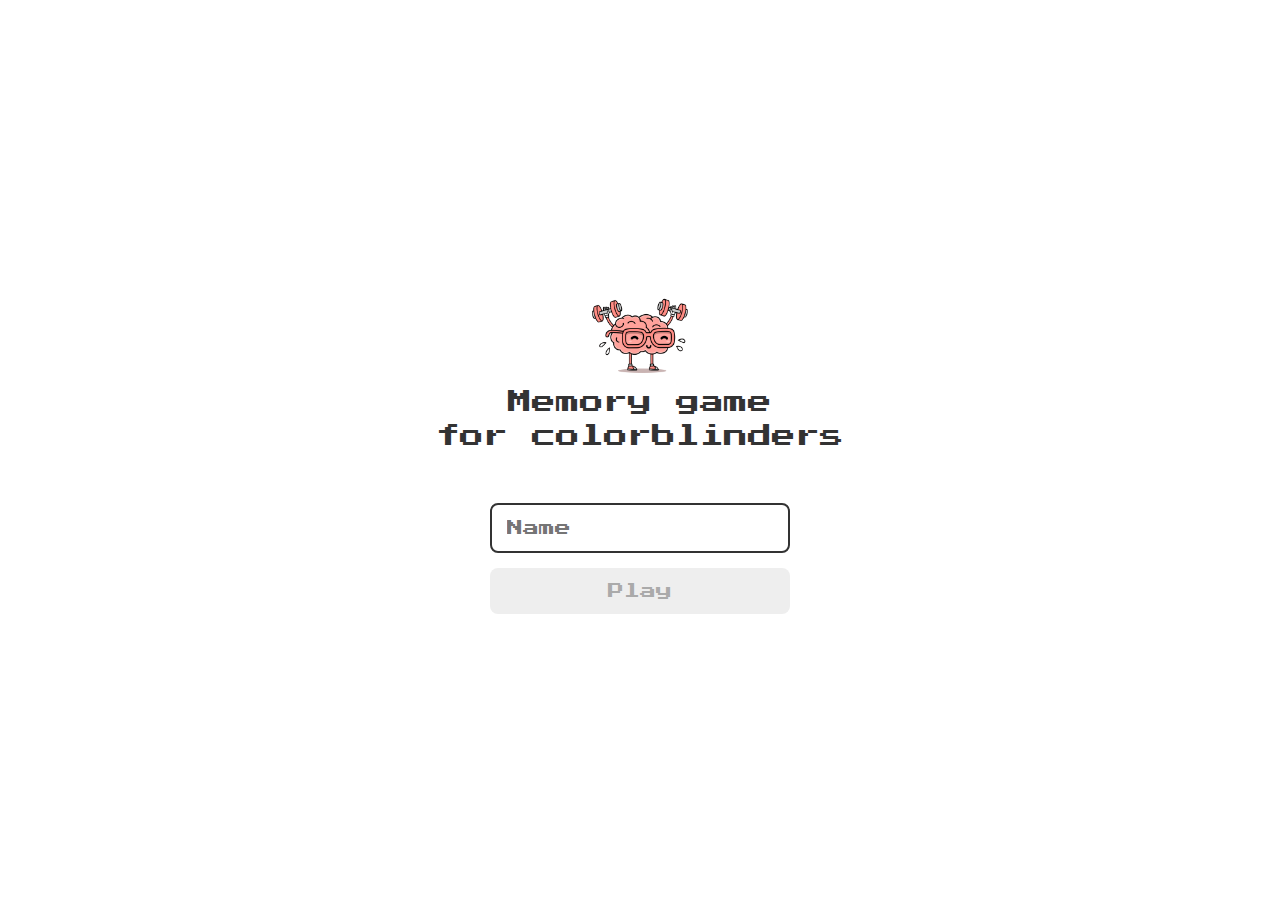
<file: index.html>
<!DOCTYPE html>
<html lang="en">

<head>
  <meta charset="UTF-8">
  <meta name="viewport" content="width=device-width, initial-scale=1.0">
  <title>Memory game | Login</title>
  <link rel="stylesheet" href="./css/reset.css">
  <link rel="stylesheet" href="./css/login.css">

  <link rel="preconnect" href="https://fonts.googleapis.com">
  <link rel="preconnect" href="https://fonts.gstatic.com" crossorigin>
  <link href="https://fonts.googleapis.com/css2?family=Press+Start+2P&display=swap" rel="stylesheet">

  <script defer src="./js/login.js"></script>
</head>

<body>
  <form action="" class="login-form">
    <div class="login_header">
      <img src="./images/brain1.png" alt="">
      <h1 class="title">Memory game<br>for colorblinders</h1>
    </div>
    <input type="text" placeholder="Name" class="login_input">
    <button type="submit" class="login_button" disabled>Play</button>
  </form>
</body>

</html>
</file>
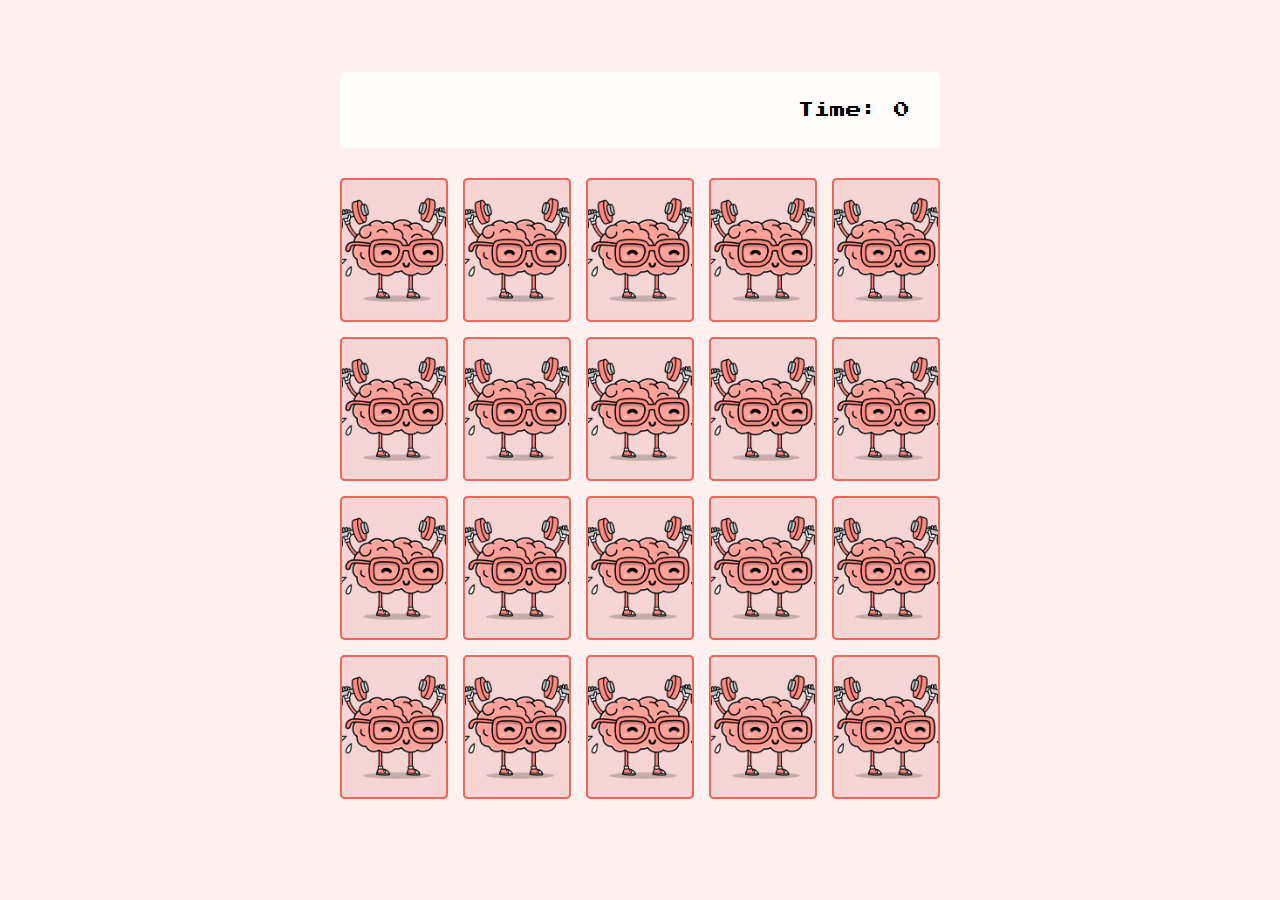
<file: pages/game.html>
<!DOCTYPE html>
<html lang="en">

<head>
  <meta charset="UTF-8">
  <meta name="viewport" content="width=device-width, initial-scale=1.0">
  <title>Memory game</title>

  <link rel="preconnect" href="https://fonts.googleapis.com">
  <link rel="preconnect" href="https://fonts.gstatic.com" crossorigin>
  <link href="https://fonts.googleapis.com/css2?family=Press+Start+2P&display=swap" rel="stylesheet">

  <link rel="stylesheet" href="../css/reset.css">
  <link rel="stylesheet" href="../css/game.css">

  <script defer src="../js/game.js"></script>
</head>

<body>
  <main>
    <header>
      <span class="player"></span>
      <span>Time: <span class="timer">0</span></span>
    </header>
    <div class="grid"></div>
  </main>
</body>

</html>
</file>
<file: css/login.css>
.login-form {
  display: flex;
  flex-direction: column;
  align-items: center;
  height: 100vh;
  /* background-color: #333; */
  justify-content: center;
}

.login_header{
  align-items: center;
  display: flex;
  flex-direction: column;
  justify-content: center;
  margin-bottom: 50px;
}

.login_header img {
  width: 100px;
}

.login_header h1 {
  color: #333;
  font-size: 1.5rem;
  text-align: center;
  line-height: 1.4;
}

.login_input {
  border: 2px solid #333;
  border-radius: 8px;
  color: #333;
  font-size: 1rem;
  margin-bottom: 15px;
  max-width: 300px;
  outline: none;
  padding: 15px;
  width: 100%;
}

.login_button {
  background-color: #ee665c;
  border-radius: 8px;
  color: #fff;
  cursor: pointer;
  font-size: 1rem;
  max-width: 300px;
  padding: 15px;
  width: 100%;
}

.login_button:disabled {
  background-color: #eee;
  color: #aaa;
  cursor: auto;
}
</file>
<file: css/game.css>
main {
  display: flex;
  flex-direction: column;
  width: 100%;
  background-color: #FFF1F0;
  min-height: 100vh;
  align-items: center;
  justify-content: center;
  padding: 20px 20px 50px;
}

header {
  display: flex;
  align-items: center;
  justify-content: space-between;
  background-color: rgba(255, 255, 255, 0.8);
  width: 100%;
  max-width: 600px;
  padding: 30px;
  margin: 0 0 30px;
  border-radius: 5px;
}

.grid {
  display: grid;
  grid-template-columns: repeat(5, 1fr);
  gap: 15px;
  width: 100%;
  max-width: 600px;
  margin: 0 auto;
}

.card {
  aspect-ratio: 3/4;
  width: 100%;
  border-radius: 5px;
  position: relative;
  transition: all 400ms ease; 
  transform-style: preserve-3d;
}

.face {
  width: 100%;
  height: 100%;
  position: absolute;
  background-size: cover;
  background-position: center;
  border: 2px solid #ee665c;
  border-radius: 5px;
  transition: all 400ms ease;
}

.front {
  transform: rotateY(180deg);
}

.back {
  background-image: url('../images/brain2.jpg'); /* Corrigido o caminho */
  backface-visibility: hidden;
}

.reveal-card {
  transform: rotateY(180deg)
}

.disabled-card {
  filter: saturate(0.7);
  opacity: 0.5;
}
</file>
